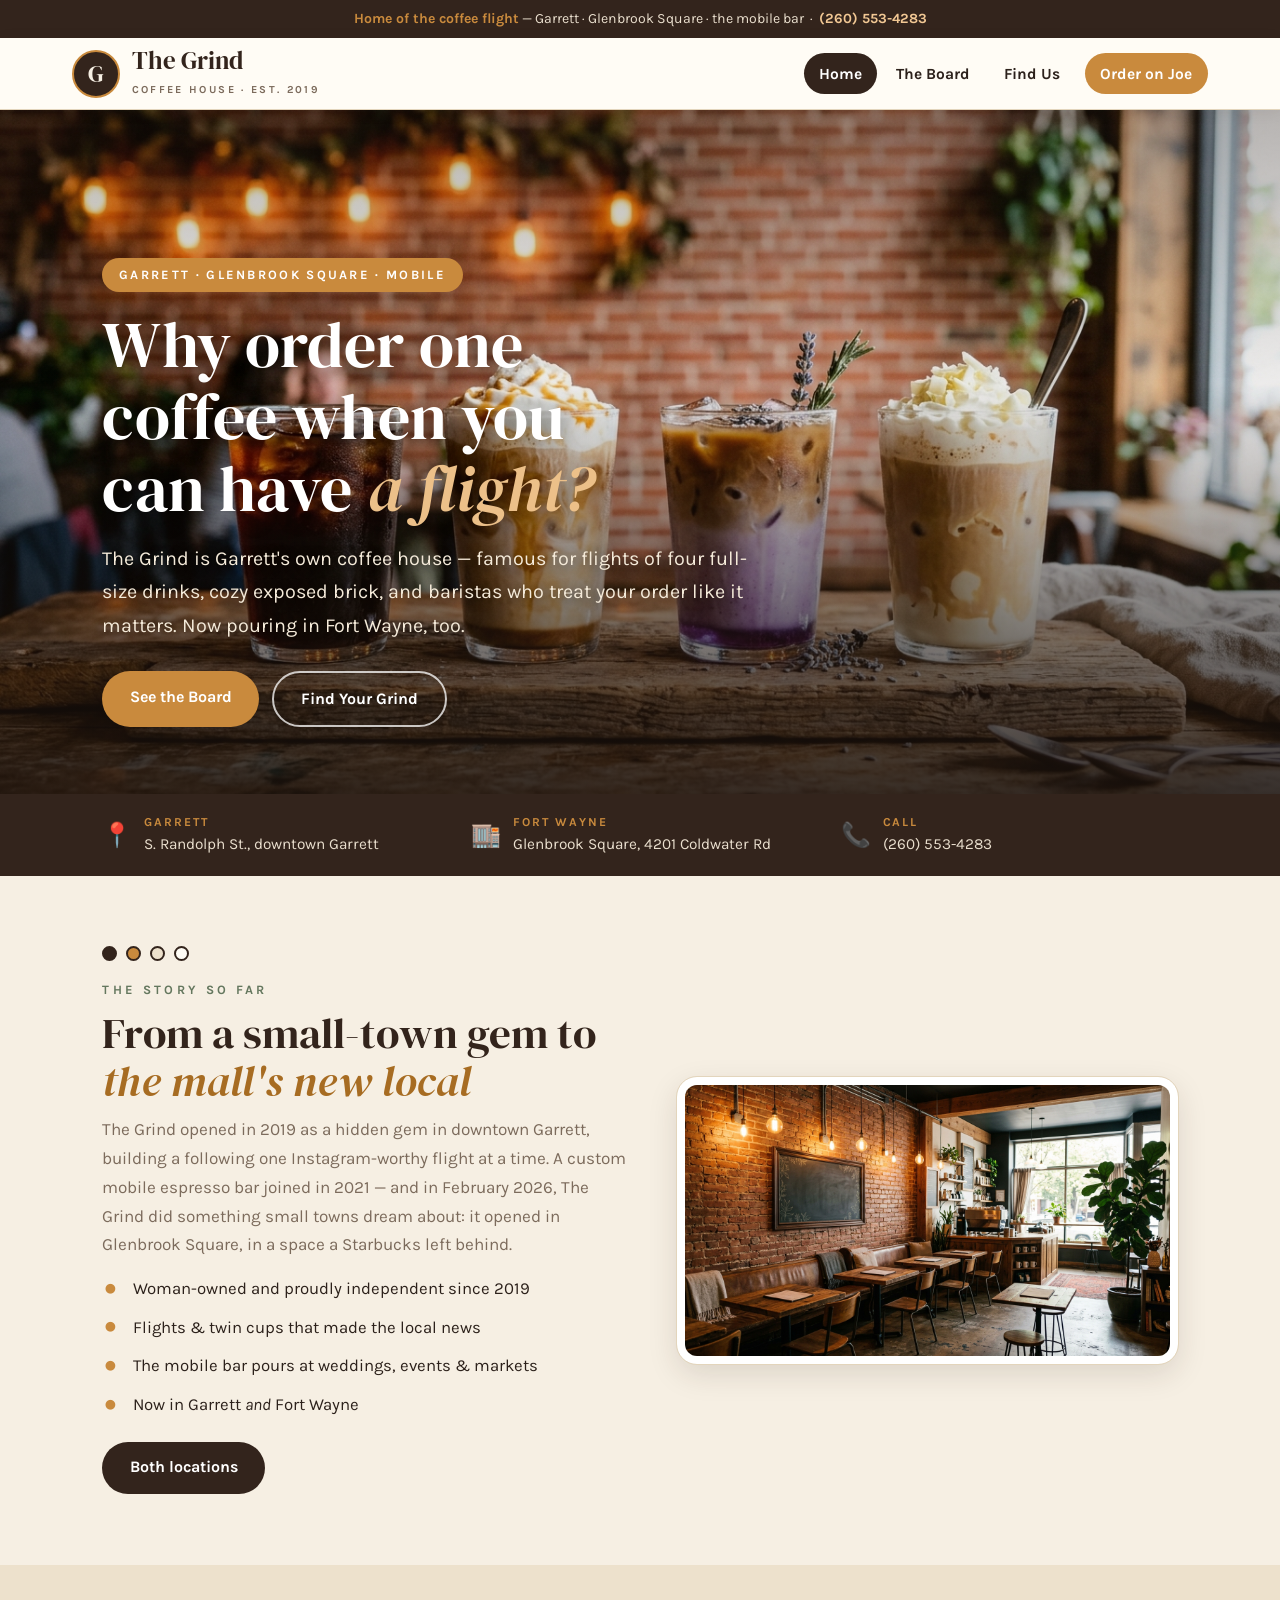
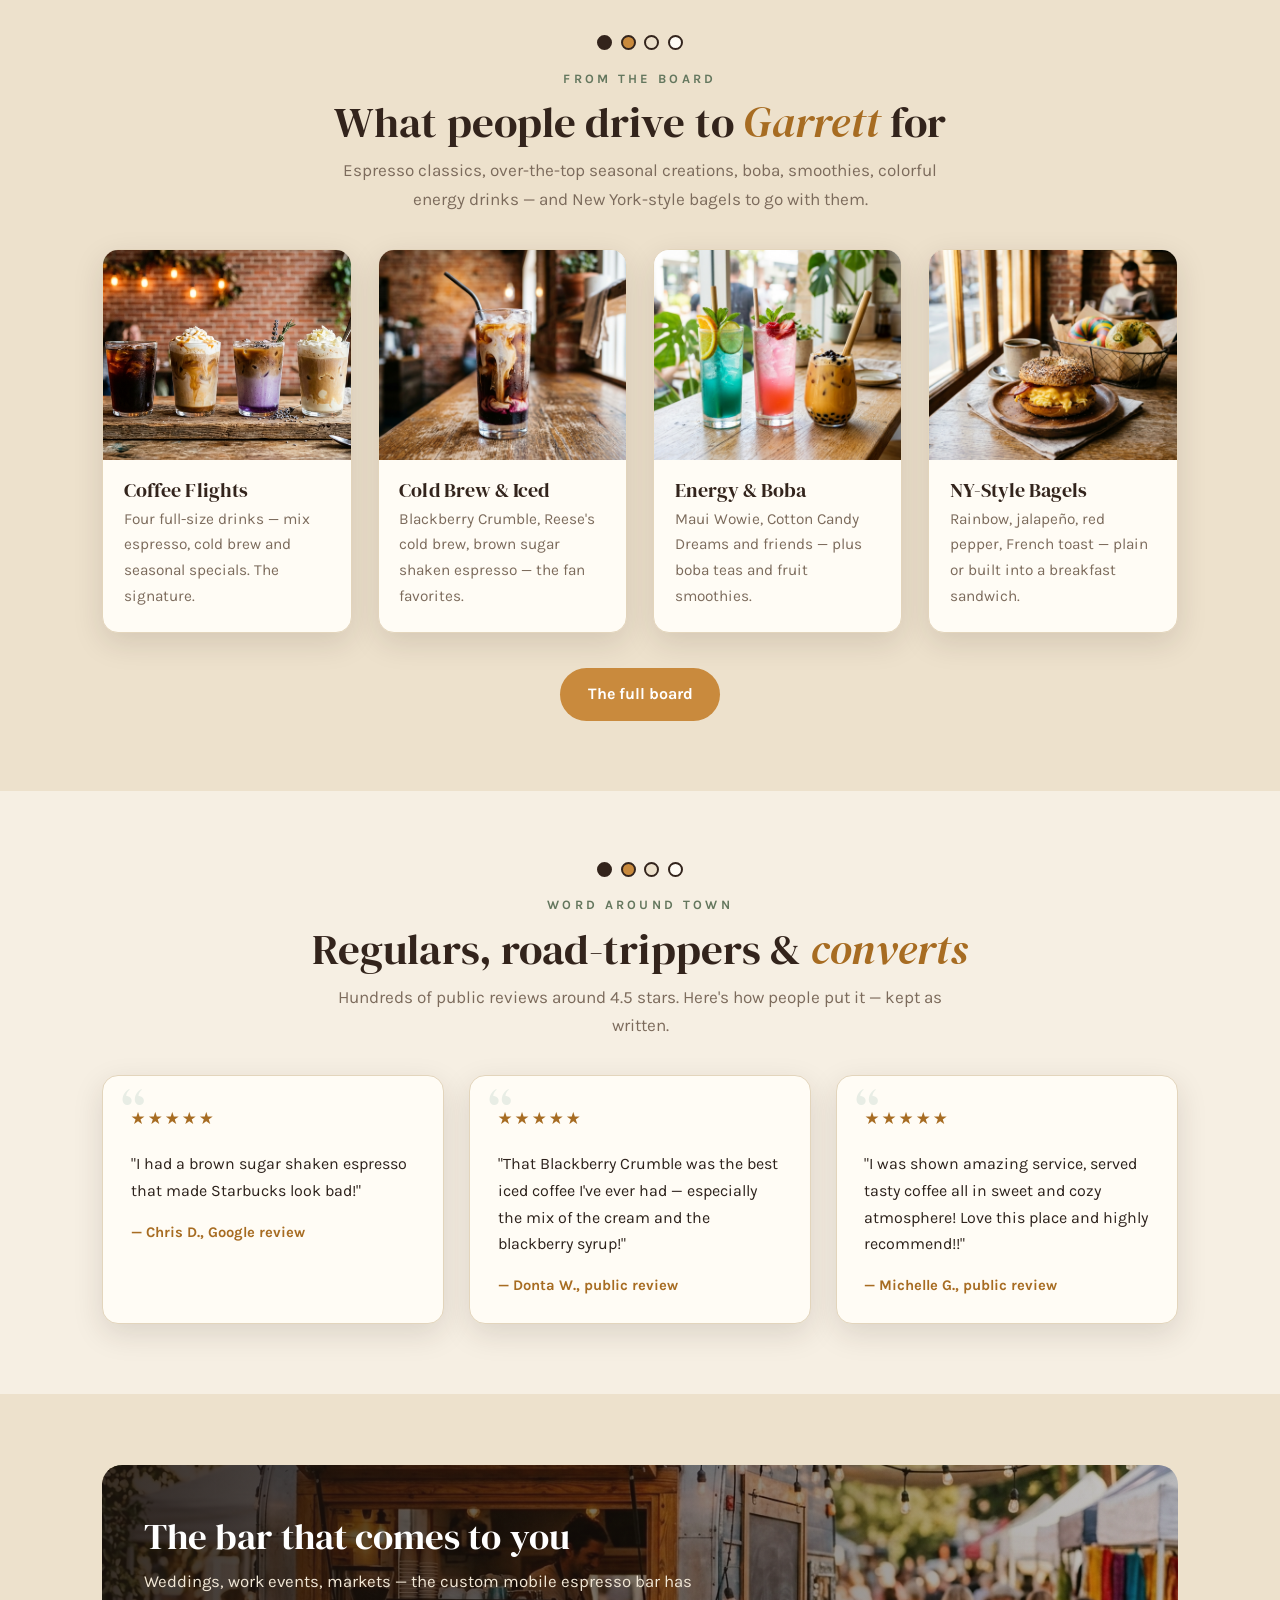
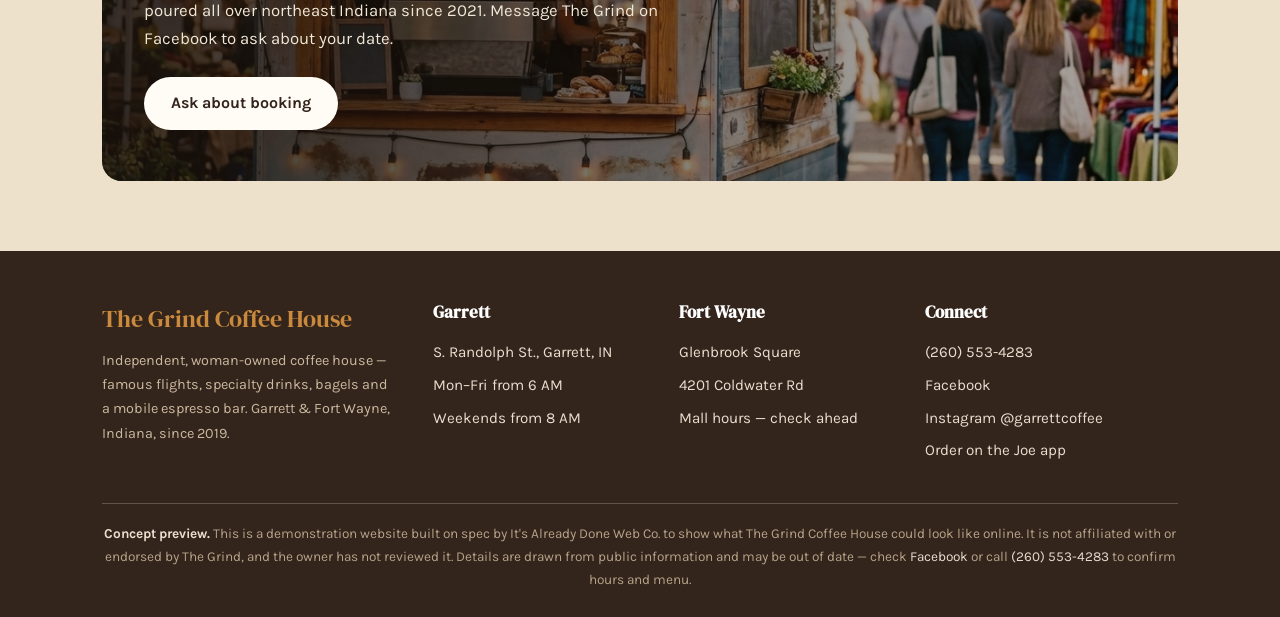
<file: index.html>
<!DOCTYPE html>
<html lang="en">
<head>
<meta charset="UTF-8">
<meta name="viewport" content="width=device-width, initial-scale=1.0">
<meta name="robots" content="noindex, nofollow">
<title>The Grind Coffee House · Garrett &amp; Fort Wayne, Indiana</title>
<meta name="description" content="The Grind Coffee House of Garrett — famous coffee flights, specialty lattes, bagels and boba. Now in two spots: downtown Garrett and Glenbrook Square in Fort Wayne, plus a mobile espresso bar.">
<link rel="stylesheet" href="css/style.css">
</head>
<body>

<div class="topbar">
  <strong>Home of the coffee flight</strong> — Garrett · Glenbrook Square · the mobile bar &nbsp;·&nbsp; <a href="tel:12605534283">(260) 553-4283</a>
</div>

<header class="site">
  <div class="nav-row">
    <a class="brand" href="index.html">
      <span class="brand-mark">G</span>
      <span>
        <span class="brand-name">The Grind</span>
        <span class="brand-tag">Coffee House · Est. 2019</span>
      </span>
    </a>
    <nav class="main">
      <a href="index.html" class="active">Home</a>
      <a href="menu.html">The Board</a>
      <a href="visit.html">Find Us</a>
      <a href="https://joe.coffee/locations/in/garrett/the-grind-coffee-house-of-garrett-garrett-23b8133d/" target="_blank" rel="noopener" class="cta">Order on Joe</a>
    </nav>
  </div>
</header>

<!-- HERO -->
<section class="hero">
  <img class="hero-bg" src="assets/hero-flight.png" alt="A coffee flight of four full-size drinks on a wooden board in front of an exposed brick wall">
  <div class="wrap hero-inner">
    <span class="kicker">Garrett · Glenbrook Square · Mobile</span>
    <h1>Why order one coffee when you can have <em>a flight?</em></h1>
    <p class="lede">The Grind is Garrett's own coffee house — famous for flights of four full-size drinks, cozy exposed brick, and baristas who treat your order like it matters. Now pouring in Fort Wayne, too.</p>
    <div class="btns">
      <a href="menu.html" class="btn btn-caramel">See the Board</a>
      <a href="visit.html" class="btn btn-outline">Find Your Grind</a>
    </div>
  </div>
</section>

<!-- INFO STRIP -->
<div class="info-strip">
  <div class="wrap">
    <div class="cell">
      <span class="info-ico">📍</span>
      <span><strong>Garrett</strong> S. Randolph St., downtown Garrett</span>
    </div>
    <div class="cell">
      <span class="info-ico">🏬</span>
      <span><strong>Fort Wayne</strong> Glenbrook Square, 4201 Coldwater Rd</span>
    </div>
    <div class="cell">
      <span class="info-ico">📞</span>
      <span><strong>Call</strong> <a href="tel:12605534283">(260) 553-4283</a></span>
    </div>
  </div>
</div>

<!-- STORY -->
<section class="block">
  <div class="wrap">
    <div class="split">
      <div>
        <div class="flight-dots"><span></span><span></span><span></span><span></span></div>
        <p class="eyebrow">The story so far</p>
        <h2>From a small-town gem to <em>the mall's new local</em></h2>
        <p class="sub" style="margin-bottom:1rem">The Grind opened in 2019 as a hidden gem in downtown Garrett, building a following one Instagram-worthy flight at a time. A custom mobile espresso bar joined in 2021 — and in February 2026, The Grind did something small towns dream about: it opened in Glenbrook Square, in a space a Starbucks left behind.</p>
        <ul class="checks">
          <li>Woman-owned and proudly independent since 2019</li>
          <li>Flights &amp; twin cups that made the local news</li>
          <li>The mobile bar pours at weddings, events &amp; markets</li>
          <li>Now in Garrett <em>and</em> Fort Wayne</li>
        </ul>
        <p style="margin-top:1.4rem"><a href="visit.html" class="btn btn-espresso">Both locations</a></p>
      </div>
      <div class="split-img">
        <img src="assets/interior.png" alt="The cozy interior of The Grind with exposed brick and warm pendant lights">
      </div>
    </div>
  </div>
</section>

<!-- FAVORITES -->
<section class="block block--deep">
  <div class="wrap center">
    <div class="flight-dots center"><span></span><span></span><span></span><span></span></div>
    <p class="eyebrow">From the board</p>
    <h2>What people drive to <em>Garrett</em> for</h2>
    <p class="sub">Espresso classics, over-the-top seasonal creations, boba, smoothies, colorful energy drinks — and New York-style bagels to go with them.</p>
  </div>
  <div class="wrap">
    <div class="grid grid-4">
      <div class="card">
        <img src="assets/hero-flight.png" alt="A flight of four coffee drinks on a board">
        <div class="pad">
          <h3>Coffee Flights</h3>
          <p>Four full-size drinks — mix espresso, cold brew and seasonal specials. The signature.</p>
        </div>
      </div>
      <div class="card">
        <img src="assets/coldbrew.png" alt="An iced coffee with cream and blackberry syrup swirling">
        <div class="pad">
          <h3>Cold Brew &amp; Iced</h3>
          <p>Blackberry Crumble, Reese's cold brew, brown sugar shaken espresso — the fan favorites.</p>
        </div>
      </div>
      <div class="card">
        <img src="assets/energy.png" alt="Two colorful energy drinks and a boba tea">
        <div class="pad">
          <h3>Energy &amp; Boba</h3>
          <p>Maui Wowie, Cotton Candy Dreams and friends — plus boba teas and fruit smoothies.</p>
        </div>
      </div>
      <div class="card">
        <img src="assets/bagels.png" alt="A bagel breakfast sandwich with a basket of colorful bagels">
        <div class="pad">
          <h3>NY-Style Bagels</h3>
          <p>Rainbow, jalapeño, red pepper, French toast — plain or built into a breakfast sandwich.</p>
        </div>
      </div>
    </div>
    <p class="center" style="margin-top:2.2rem"><a href="menu.html" class="btn btn-caramel">The full board</a></p>
  </div>
</section>

<!-- REVIEWS -->
<section class="block">
  <div class="wrap center">
    <div class="flight-dots center"><span></span><span></span><span></span><span></span></div>
    <p class="eyebrow">Word around town</p>
    <h2>Regulars, road-trippers &amp; <em>converts</em></h2>
    <p class="sub">Hundreds of public reviews around 4.5 stars. Here's how people put it — kept as written.</p>
  </div>
  <div class="wrap">
    <div class="grid grid-3">
      <div class="review">
        <div class="stars">★★★★★</div>
        <p>"I had a brown sugar shaken espresso that made Starbucks look bad!"</p>
        <div class="who">— Chris D., Google review</div>
      </div>
      <div class="review">
        <div class="stars">★★★★★</div>
        <p>"That Blackberry Crumble was the best iced coffee I've ever had — especially the mix of the cream and the blackberry syrup!"</p>
        <div class="who">— Donta W., public review</div>
      </div>
      <div class="review">
        <div class="stars">★★★★★</div>
        <p>"I was shown amazing service, served tasty coffee all in sweet and cozy atmosphere! Love this place and highly recommend!!"</p>
        <div class="who">— Michelle G., public review</div>
      </div>
    </div>
  </div>
</section>

<!-- MOBILE BAR BANNER -->
<section class="block block--deep">
  <div class="wrap">
    <div class="banner">
      <img class="bg" src="assets/mobile-v2.png" alt="The mobile espresso bar set up at an outdoor market">
      <div class="pad">
        <h2>The bar that comes to you</h2>
        <p>Weddings, work events, markets — the custom mobile espresso bar has poured all over northeast Indiana since 2021. Message The Grind on Facebook to ask about your date.</p>
        <a href="https://www.facebook.com/GarrettDrinksCoffee/" target="_blank" rel="noopener" class="btn btn-cream">Ask about booking</a>
      </div>
    </div>
  </div>
</section>

<!-- FOOTER -->
<footer class="site">
  <div class="wrap">
    <div class="cols">
      <div>
        <span class="brand-foot">The Grind Coffee House</span>
        <p class="small">Independent, woman-owned coffee house — famous flights, specialty drinks, bagels and a mobile espresso bar. Garrett &amp; Fort Wayne, Indiana, since 2019.</p>
      </div>
      <div>
        <h4>Garrett</h4>
        <ul>
          <li>S. Randolph St., Garrett, IN</li>
          <li>Mon–Fri from 6 AM</li>
          <li>Weekends from 8 AM</li>
        </ul>
      </div>
      <div>
        <h4>Fort Wayne</h4>
        <ul>
          <li>Glenbrook Square</li>
          <li>4201 Coldwater Rd</li>
          <li>Mall hours — check ahead</li>
        </ul>
      </div>
      <div>
        <h4>Connect</h4>
        <ul>
          <li><a href="tel:12605534283">(260) 553-4283</a></li>
          <li><a href="https://www.facebook.com/GarrettDrinksCoffee/" target="_blank" rel="noopener">Facebook</a></li>
          <li><a href="https://www.instagram.com/garrettcoffee/" target="_blank" rel="noopener">Instagram @garrettcoffee</a></li>
          <li><a href="https://joe.coffee/locations/in/garrett/the-grind-coffee-house-of-garrett-garrett-23b8133d/" target="_blank" rel="noopener">Order on the Joe app</a></li>
        </ul>
      </div>
    </div>
    <div class="footnote">
      <strong>Concept preview.</strong> This is a demonstration website built on spec by It's Already Done Web Co. to show what The Grind Coffee House could look like online. It is not affiliated with or endorsed by The Grind, and the owner has not reviewed it. Details are drawn from public information and may be out of date — check <a href="https://www.facebook.com/GarrettDrinksCoffee/" target="_blank" rel="noopener">Facebook</a> or call <a href="tel:12605534283">(260) 553-4283</a> to confirm hours and menu.
    </div>
  </div>
</footer>

<script>
  // Privacy-friendly analytics (GoatCounter) - no cookies, records host+path only
  window.goatcounter = { path: function(p) { return location.host + p; } };
</script>
<script data-goatcounter="https://flylow3d.goatcounter.com/count" async src="//gc.zgo.at/count.js"></script>
</body>
</html>
</file>
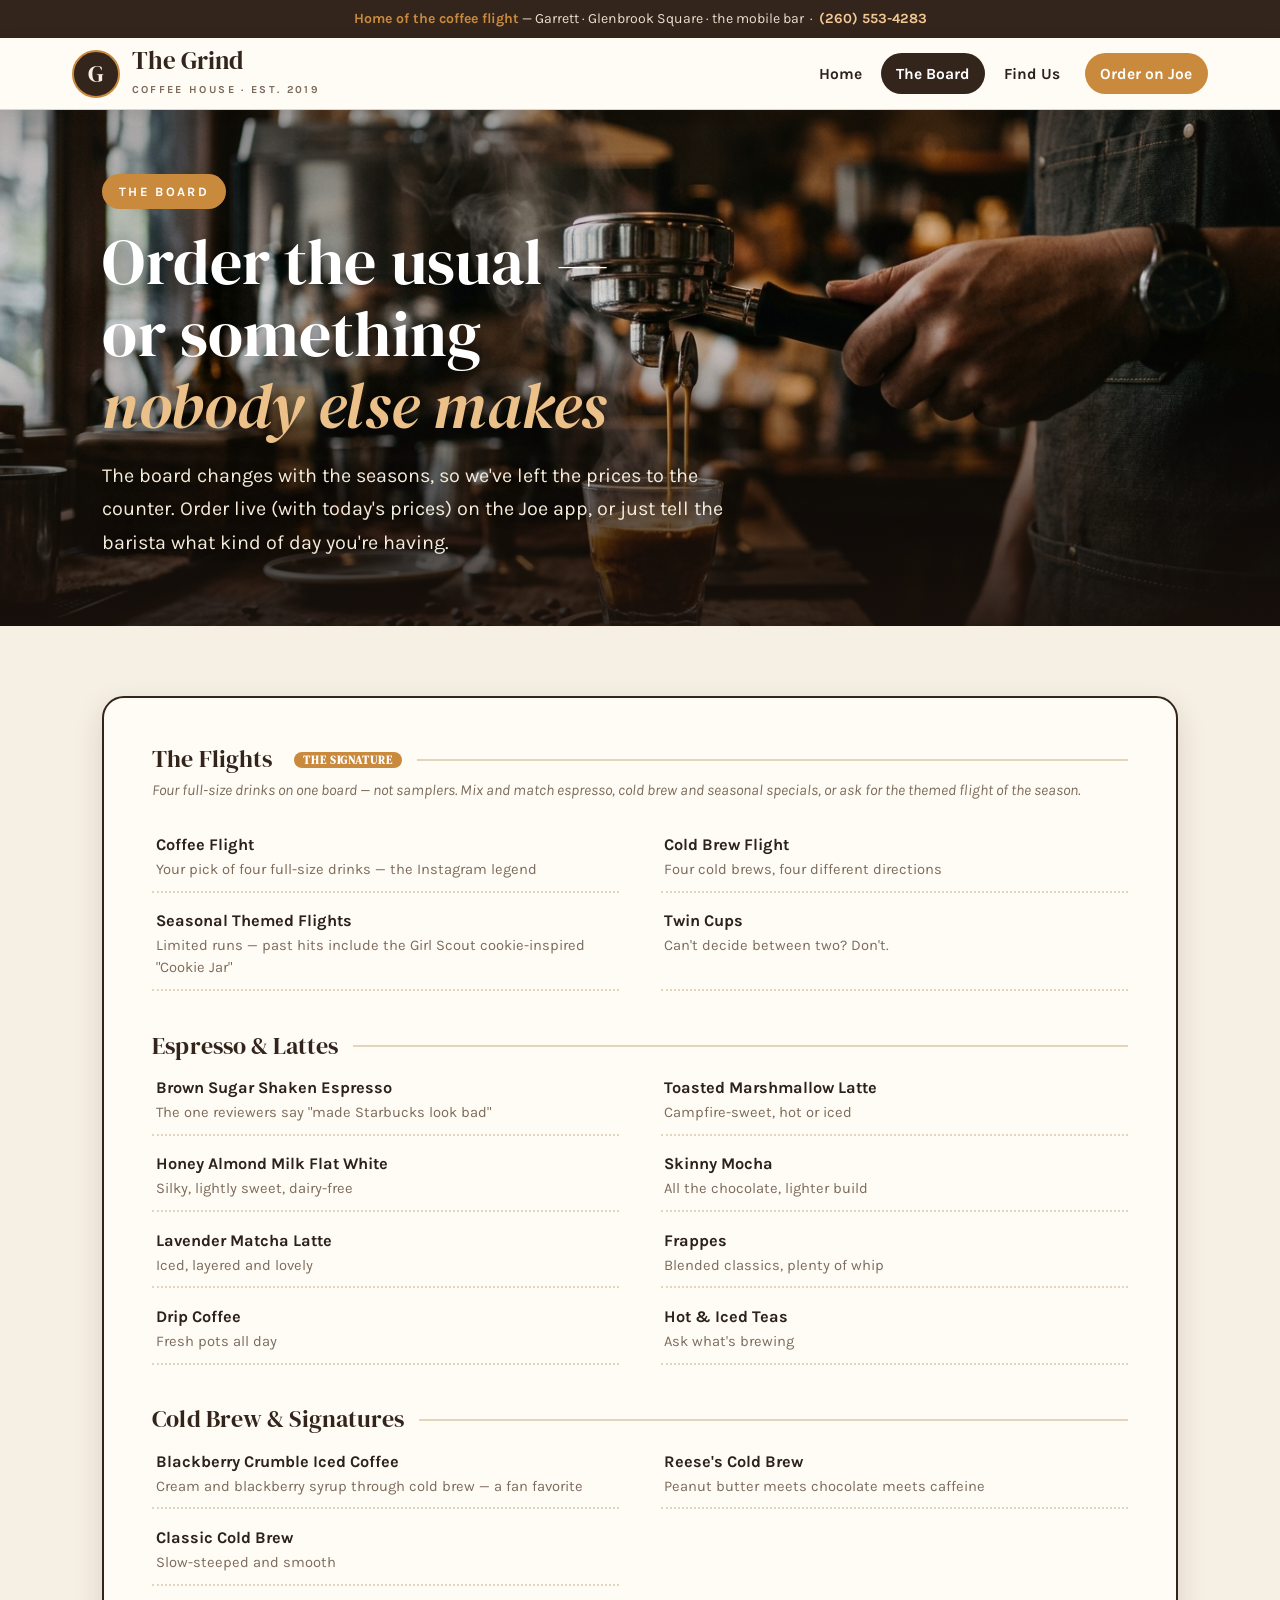
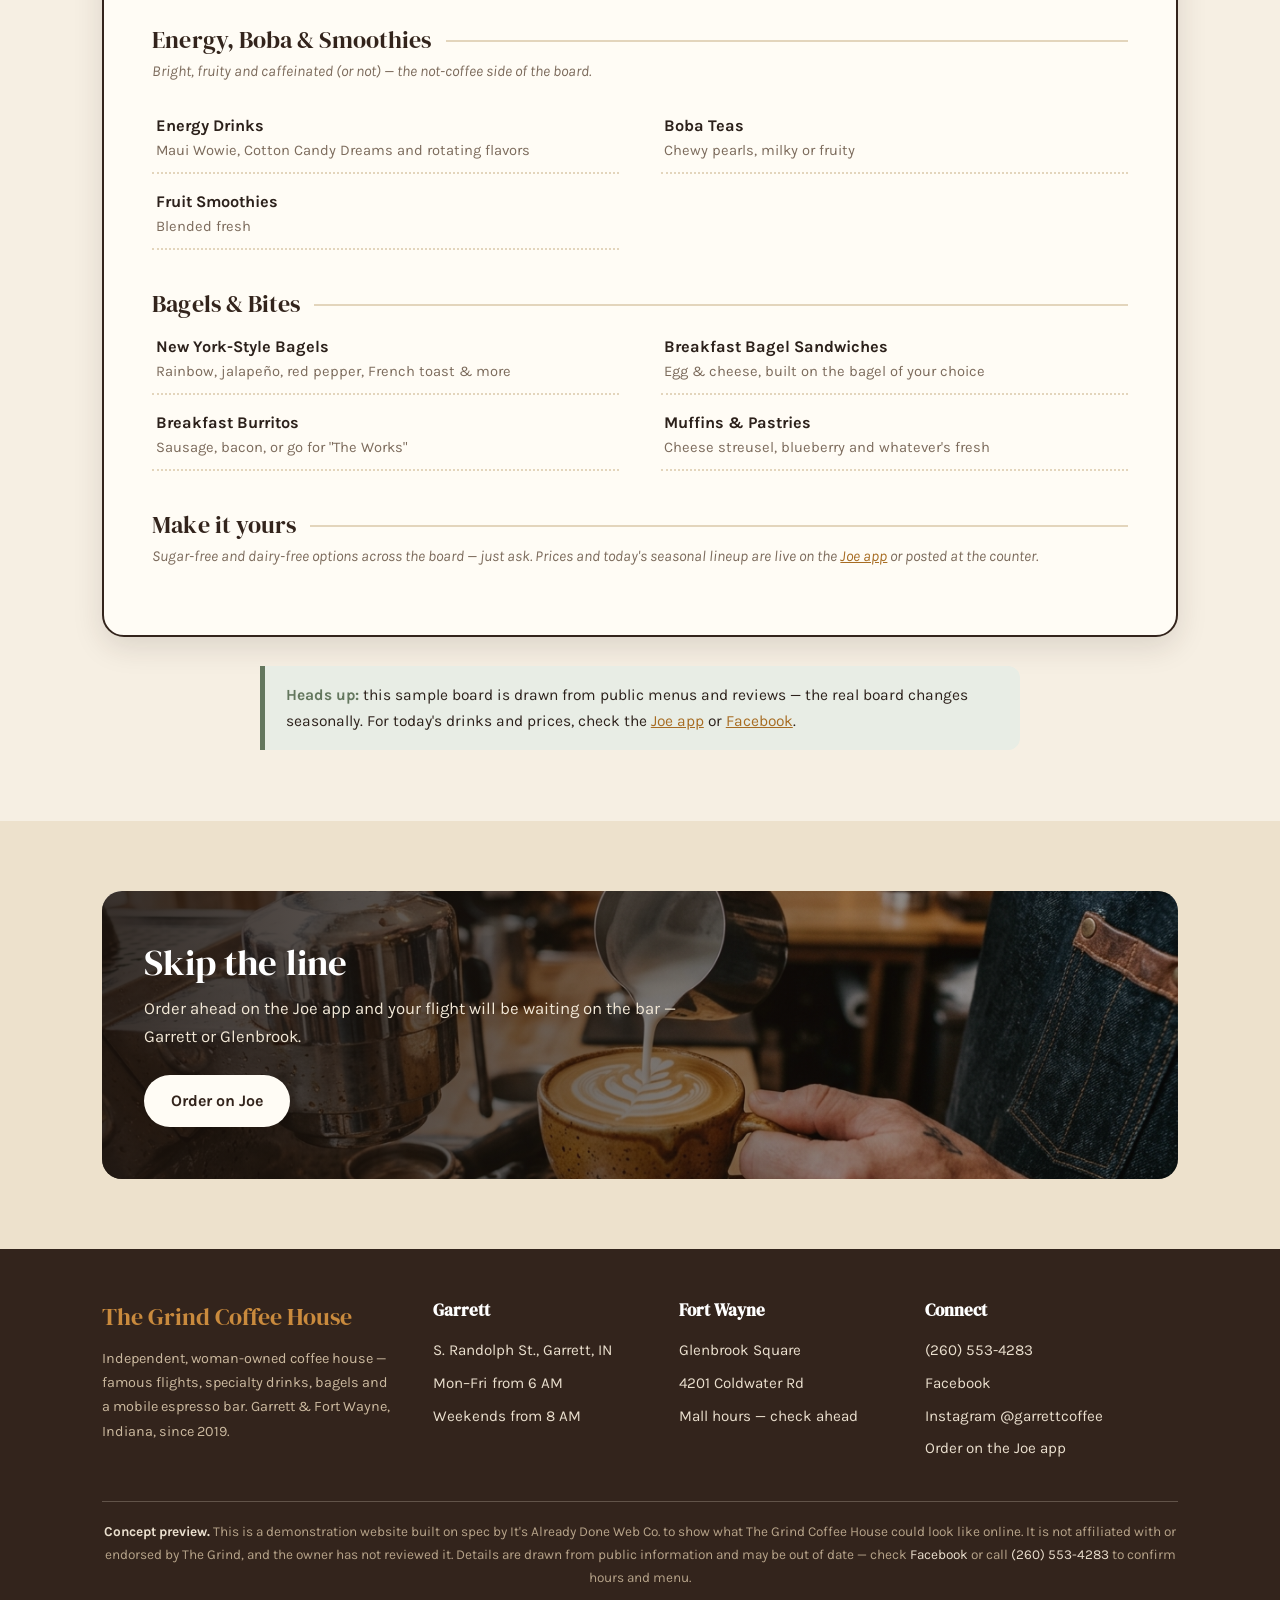
<file: menu.html>
<!DOCTYPE html>
<html lang="en">
<head>
<meta charset="UTF-8">
<meta name="viewport" content="width=device-width, initial-scale=1.0">
<meta name="robots" content="noindex, nofollow">
<title>The Board · The Grind Coffee House</title>
<meta name="description" content="The board at The Grind Coffee House — coffee flights, espresso drinks, cold brew, energy drinks, boba, smoothies and New York-style bagels. Order live on the Joe app.">
<link rel="stylesheet" href="css/style.css">
</head>
<body>

<div class="topbar">
  <strong>Home of the coffee flight</strong> — Garrett · Glenbrook Square · the mobile bar &nbsp;·&nbsp; <a href="tel:12605534283">(260) 553-4283</a>
</div>

<header class="site">
  <div class="nav-row">
    <a class="brand" href="index.html">
      <span class="brand-mark">G</span>
      <span>
        <span class="brand-name">The Grind</span>
        <span class="brand-tag">Coffee House · Est. 2019</span>
      </span>
    </a>
    <nav class="main">
      <a href="index.html">Home</a>
      <a href="menu.html" class="active">The Board</a>
      <a href="visit.html">Find Us</a>
      <a href="https://joe.coffee/locations/in/garrett/the-grind-coffee-house-of-garrett-garrett-23b8133d/" target="_blank" rel="noopener" class="cta">Order on Joe</a>
    </nav>
  </div>
</header>

<!-- PAGE HERO -->
<section class="hero hero--page">
  <img class="hero-bg" src="assets/espresso.png" alt="Espresso streaming from a portafilter into a glass">
  <div class="wrap hero-inner">
    <span class="kicker">The board</span>
    <h1>Order the usual — or something <em>nobody else makes</em></h1>
    <p class="lede">The board changes with the seasons, so we've left the prices to the counter. Order live (with today's prices) on the Joe app, or just tell the barista what kind of day you're having.</p>
  </div>
</section>

<!-- MENU BOARD -->
<section class="block">
  <div class="wrap">
    <div class="board">
      <div class="board-section">
        <h3>The Flights <span class="pill pill--caramel">The signature</span></h3>
        <p class="note">Four full-size drinks on one board — not samplers. Mix and match espresso, cold brew and seasonal specials, or ask for the themed flight of the season.</p>
        <div class="items">
          <div class="it"><span class="n">Coffee Flight</span><div class="d">Your pick of four full-size drinks — the Instagram legend</div></div>
          <div class="it"><span class="n">Cold Brew Flight</span><div class="d">Four cold brews, four different directions</div></div>
          <div class="it"><span class="n">Seasonal Themed Flights</span><div class="d">Limited runs — past hits include the Girl Scout cookie-inspired "Cookie Jar"</div></div>
          <div class="it"><span class="n">Twin Cups</span><div class="d">Can't decide between two? Don't.</div></div>
        </div>
      </div>

      <div class="board-section">
        <h3>Espresso &amp; Lattes</h3>
        <div class="items">
          <div class="it"><span class="n">Brown Sugar Shaken Espresso</span><div class="d">The one reviewers say "made Starbucks look bad"</div></div>
          <div class="it"><span class="n">Toasted Marshmallow Latte</span><div class="d">Campfire-sweet, hot or iced</div></div>
          <div class="it"><span class="n">Honey Almond Milk Flat White</span><div class="d">Silky, lightly sweet, dairy-free</div></div>
          <div class="it"><span class="n">Skinny Mocha</span><div class="d">All the chocolate, lighter build</div></div>
          <div class="it"><span class="n">Lavender Matcha Latte</span><div class="d">Iced, layered and lovely</div></div>
          <div class="it"><span class="n">Frappes</span><div class="d">Blended classics, plenty of whip</div></div>
          <div class="it"><span class="n">Drip Coffee</span><div class="d">Fresh pots all day</div></div>
          <div class="it"><span class="n">Hot &amp; Iced Teas</span><div class="d">Ask what's brewing</div></div>
        </div>
      </div>

      <div class="board-section">
        <h3>Cold Brew &amp; Signatures</h3>
        <div class="items">
          <div class="it"><span class="n">Blackberry Crumble Iced Coffee</span><div class="d">Cream and blackberry syrup through cold brew — a fan favorite</div></div>
          <div class="it"><span class="n">Reese's Cold Brew</span><div class="d">Peanut butter meets chocolate meets caffeine</div></div>
          <div class="it"><span class="n">Classic Cold Brew</span><div class="d">Slow-steeped and smooth</div></div>
        </div>
      </div>

      <div class="board-section">
        <h3>Energy, Boba &amp; Smoothies</h3>
        <p class="note">Bright, fruity and caffeinated (or not) — the not-coffee side of the board.</p>
        <div class="items">
          <div class="it"><span class="n">Energy Drinks</span><div class="d">Maui Wowie, Cotton Candy Dreams and rotating flavors</div></div>
          <div class="it"><span class="n">Boba Teas</span><div class="d">Chewy pearls, milky or fruity</div></div>
          <div class="it"><span class="n">Fruit Smoothies</span><div class="d">Blended fresh</div></div>
        </div>
      </div>

      <div class="board-section">
        <h3>Bagels &amp; Bites</h3>
        <div class="items">
          <div class="it"><span class="n">New York-Style Bagels</span><div class="d">Rainbow, jalapeño, red pepper, French toast &amp; more</div></div>
          <div class="it"><span class="n">Breakfast Bagel Sandwiches</span><div class="d">Egg &amp; cheese, built on the bagel of your choice</div></div>
          <div class="it"><span class="n">Breakfast Burritos</span><div class="d">Sausage, bacon, or go for "The Works"</div></div>
          <div class="it"><span class="n">Muffins &amp; Pastries</span><div class="d">Cheese streusel, blueberry and whatever's fresh</div></div>
        </div>
      </div>

      <div class="board-section">
        <h3>Make it yours</h3>
        <p class="note">Sugar-free and dairy-free options across the board — just ask. Prices and today's seasonal lineup are live on the <a href="https://joe.coffee/locations/in/garrett/the-grind-coffee-house-of-garrett-garrett-23b8133d/" target="_blank" rel="noopener">Joe app</a> or posted at the counter.</p>
      </div>
    </div>

    <div class="tip" style="max-width:760px;margin:1.8rem auto 0">
      <strong>Heads up:</strong> this sample board is drawn from public menus and reviews — the real board changes seasonally. For today's drinks and prices, check the <a href="https://joe.coffee/locations/in/garrett/the-grind-coffee-house-of-garrett-garrett-23b8133d/" target="_blank" rel="noopener">Joe app</a> or <a href="https://www.facebook.com/GarrettDrinksCoffee/" target="_blank" rel="noopener">Facebook</a>.
    </div>
  </div>
</section>

<!-- BANNER -->
<section class="block block--deep">
  <div class="wrap">
    <div class="banner">
      <img class="bg" src="assets/latte.png" alt="A barista pouring latte art into a ceramic cup">
      <div class="pad">
        <h2>Skip the line</h2>
        <p>Order ahead on the Joe app and your flight will be waiting on the bar — Garrett or Glenbrook.</p>
        <a href="https://joe.coffee/locations/in/garrett/the-grind-coffee-house-of-garrett-garrett-23b8133d/" target="_blank" rel="noopener" class="btn btn-cream">Order on Joe</a>
      </div>
    </div>
  </div>
</section>

<!-- FOOTER -->
<footer class="site">
  <div class="wrap">
    <div class="cols">
      <div>
        <span class="brand-foot">The Grind Coffee House</span>
        <p class="small">Independent, woman-owned coffee house — famous flights, specialty drinks, bagels and a mobile espresso bar. Garrett &amp; Fort Wayne, Indiana, since 2019.</p>
      </div>
      <div>
        <h4>Garrett</h4>
        <ul>
          <li>S. Randolph St., Garrett, IN</li>
          <li>Mon–Fri from 6 AM</li>
          <li>Weekends from 8 AM</li>
        </ul>
      </div>
      <div>
        <h4>Fort Wayne</h4>
        <ul>
          <li>Glenbrook Square</li>
          <li>4201 Coldwater Rd</li>
          <li>Mall hours — check ahead</li>
        </ul>
      </div>
      <div>
        <h4>Connect</h4>
        <ul>
          <li><a href="tel:12605534283">(260) 553-4283</a></li>
          <li><a href="https://www.facebook.com/GarrettDrinksCoffee/" target="_blank" rel="noopener">Facebook</a></li>
          <li><a href="https://www.instagram.com/garrettcoffee/" target="_blank" rel="noopener">Instagram @garrettcoffee</a></li>
          <li><a href="https://joe.coffee/locations/in/garrett/the-grind-coffee-house-of-garrett-garrett-23b8133d/" target="_blank" rel="noopener">Order on the Joe app</a></li>
        </ul>
      </div>
    </div>
    <div class="footnote">
      <strong>Concept preview.</strong> This is a demonstration website built on spec by It's Already Done Web Co. to show what The Grind Coffee House could look like online. It is not affiliated with or endorsed by The Grind, and the owner has not reviewed it. Details are drawn from public information and may be out of date — check <a href="https://www.facebook.com/GarrettDrinksCoffee/" target="_blank" rel="noopener">Facebook</a> or call <a href="tel:12605534283">(260) 553-4283</a> to confirm hours and menu.
    </div>
  </div>
</footer>

<script>
  // Privacy-friendly analytics (GoatCounter) - no cookies, records host+path only
  window.goatcounter = { path: function(p) { return location.host + p; } };
</script>
<script data-goatcounter="https://flylow3d.goatcounter.com/count" async src="//gc.zgo.at/count.js"></script>
</body>
</html>
</file>
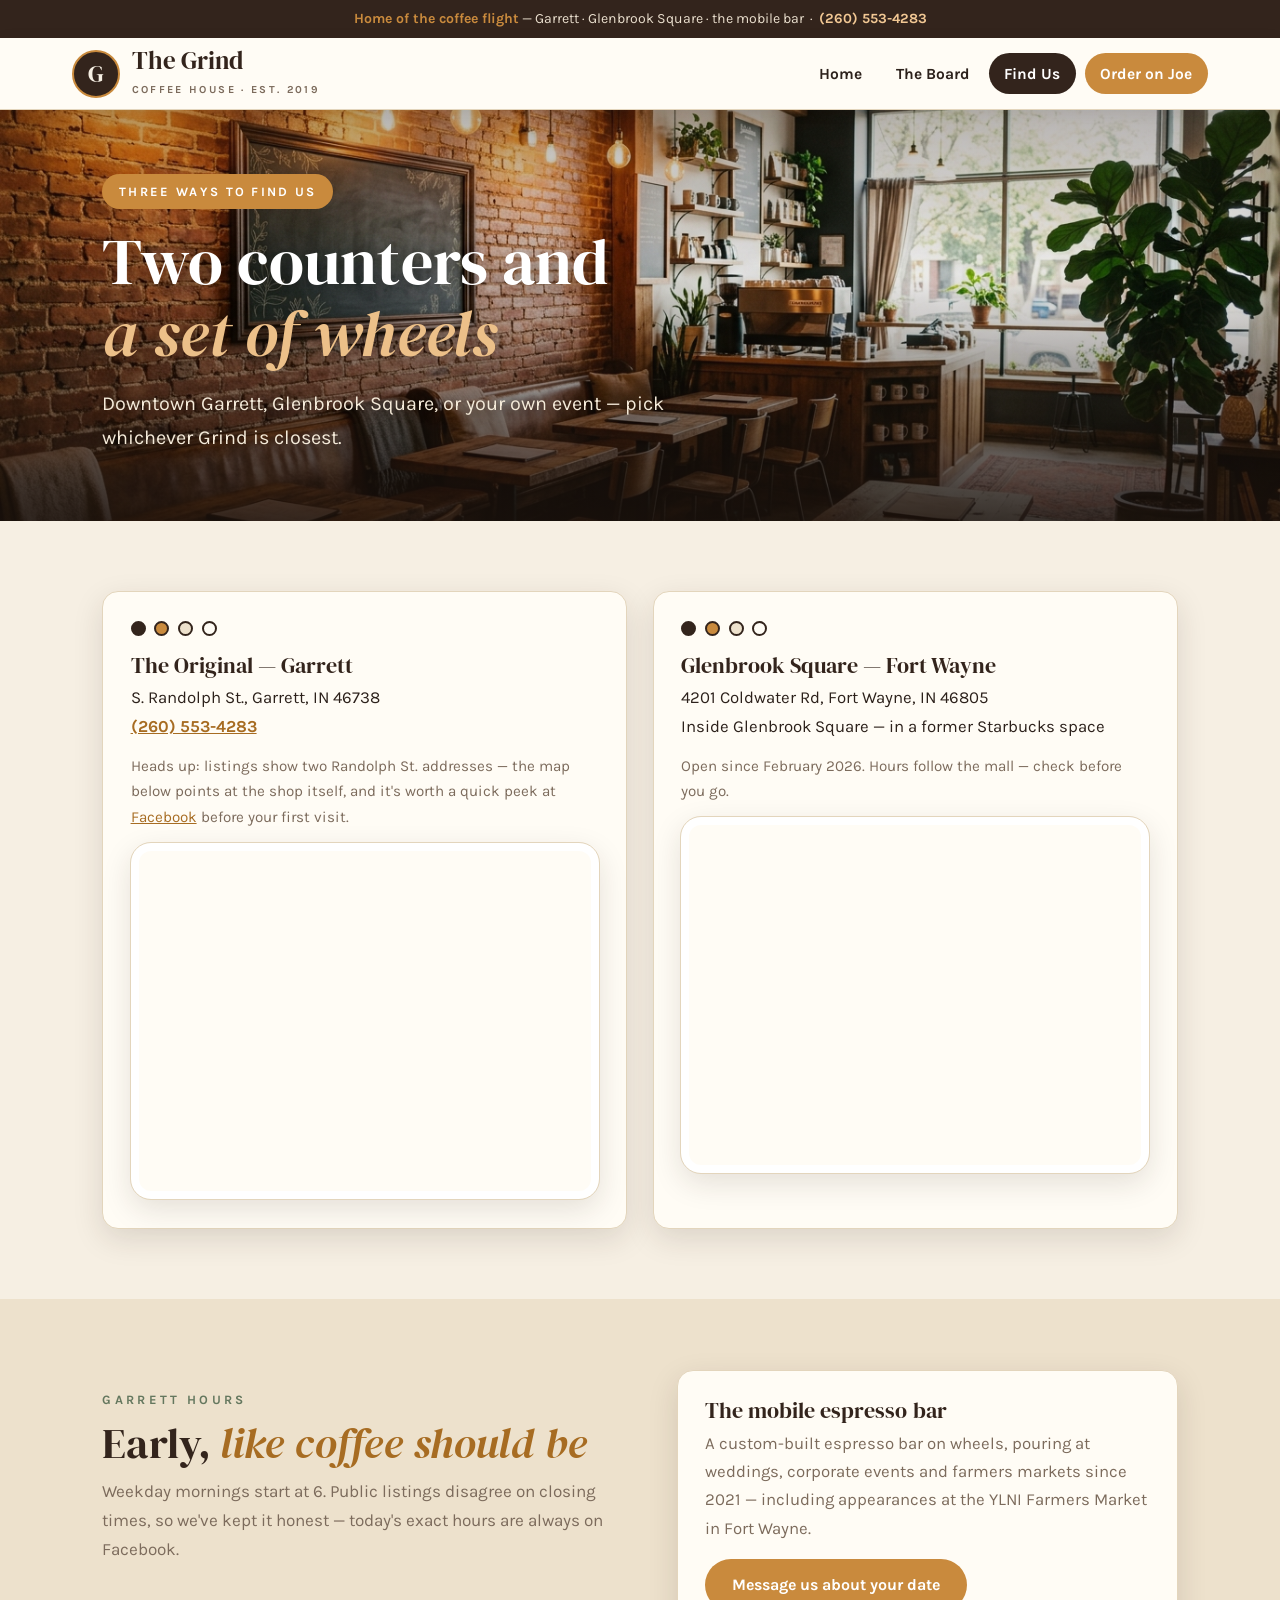
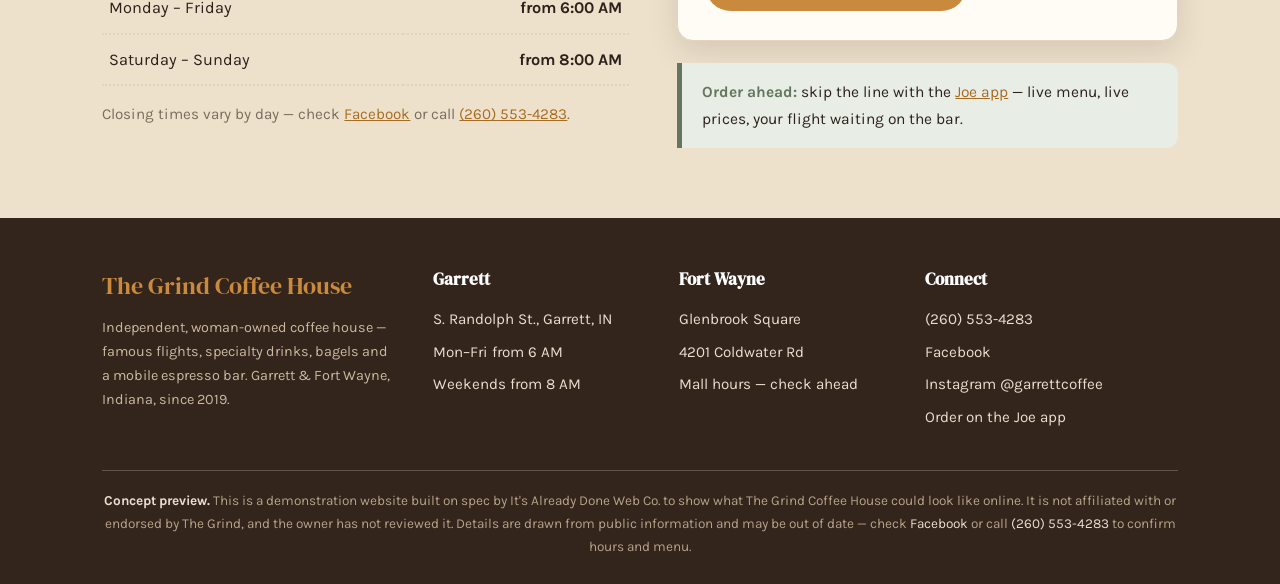
<file: visit.html>
<!DOCTYPE html>
<html lang="en">
<head>
<meta charset="UTF-8">
<meta name="viewport" content="width=device-width, initial-scale=1.0">
<meta name="robots" content="noindex, nofollow">
<title>Find Us · The Grind Coffee House — Garrett &amp; Glenbrook Square</title>
<meta name="description" content="Find The Grind Coffee House — downtown Garrett, Glenbrook Square in Fort Wayne, or book the mobile espresso bar for your event. Hours, maps and ordering links.">
<link rel="stylesheet" href="css/style.css">
</head>
<body>

<div class="topbar">
  <strong>Home of the coffee flight</strong> — Garrett · Glenbrook Square · the mobile bar &nbsp;·&nbsp; <a href="tel:12605534283">(260) 553-4283</a>
</div>

<header class="site">
  <div class="nav-row">
    <a class="brand" href="index.html">
      <span class="brand-mark">G</span>
      <span>
        <span class="brand-name">The Grind</span>
        <span class="brand-tag">Coffee House · Est. 2019</span>
      </span>
    </a>
    <nav class="main">
      <a href="index.html">Home</a>
      <a href="menu.html">The Board</a>
      <a href="visit.html" class="active">Find Us</a>
      <a href="https://joe.coffee/locations/in/garrett/the-grind-coffee-house-of-garrett-garrett-23b8133d/" target="_blank" rel="noopener" class="cta">Order on Joe</a>
    </nav>
  </div>
</header>

<!-- PAGE HERO -->
<section class="hero hero--page">
  <img class="hero-bg" src="assets/interior.png" alt="The cozy exposed-brick interior of The Grind Coffee House">
  <div class="wrap hero-inner">
    <span class="kicker">Three ways to find us</span>
    <h1>Two counters and <em>a set of wheels</em></h1>
    <p class="lede">Downtown Garrett, Glenbrook Square, or your own event — pick whichever Grind is closest.</p>
  </div>
</section>

<!-- LOCATIONS -->
<section class="block">
  <div class="wrap">
    <div class="grid grid-2">
      <div class="loc-card">
        <div class="flight-dots"><span></span><span></span><span></span><span></span></div>
        <h3>The Original — Garrett</h3>
        <p style="margin-bottom:0.8rem">S. Randolph St., Garrett, IN 46738<br><a href="tel:12605534283"><strong>(260) 553-4283</strong></a></p>
        <p style="color:var(--muted);font-size:0.95rem;margin-bottom:0.8rem">Heads up: listings show two Randolph St. addresses — the map below points at the shop itself, and it's worth a quick peek at <a href="https://www.facebook.com/GarrettDrinksCoffee/" target="_blank" rel="noopener">Facebook</a> before your first visit.</p>
        <div class="map-frame">
          <iframe title="Map to The Grind Coffee House of Garrett" src="https://www.google.com/maps?q=The%20Grind%20Coffee%20House%20of%20Garrett%2C%20Garrett%2C%20IN%2046738&output=embed" loading="lazy" referrerpolicy="no-referrer-when-downgrade"></iframe>
        </div>
      </div>
      <div class="loc-card">
        <div class="flight-dots"><span></span><span></span><span></span><span></span></div>
        <h3>Glenbrook Square — Fort Wayne</h3>
        <p style="margin-bottom:0.8rem">4201 Coldwater Rd, Fort Wayne, IN 46805<br>Inside Glenbrook Square — in a former Starbucks space</p>
        <p style="color:var(--muted);font-size:0.95rem;margin-bottom:0.8rem">Open since February 2026. Hours follow the mall — check before you go.</p>
        <div class="map-frame">
          <iframe title="Map to Glenbrook Square, Fort Wayne" src="https://www.google.com/maps?q=Glenbrook%20Square%2C%204201%20Coldwater%20Rd%2C%20Fort%20Wayne%2C%20IN&output=embed" loading="lazy" referrerpolicy="no-referrer-when-downgrade"></iframe>
        </div>
      </div>
    </div>
  </div>
</section>

<!-- HOURS -->
<section class="block block--deep">
  <div class="wrap">
    <div class="split">
      <div>
        <p class="eyebrow">Garrett hours</p>
        <h2>Early, <em>like coffee should be</em></h2>
        <p class="sub" style="margin-bottom:1.2rem">Weekday mornings start at 6. Public listings disagree on closing times, so we've kept it honest — today's exact hours are always on Facebook.</p>
        <table class="hours">
          <tr><td>Monday – Friday</td><td>from 6:00 AM</td></tr>
          <tr><td>Saturday – Sunday</td><td>from 8:00 AM</td></tr>
        </table>
        <p style="margin-top:1rem;color:var(--muted);font-size:0.95rem">Closing times vary by day — check <a href="https://www.facebook.com/GarrettDrinksCoffee/" target="_blank" rel="noopener">Facebook</a> or call <a href="tel:12605534283">(260) 553-4283</a>.</p>
      </div>
      <div>
        <div class="loc-card" style="margin-bottom:1.4rem">
          <h3>The mobile espresso bar</h3>
          <p style="color:var(--muted)">A custom-built espresso bar on wheels, pouring at weddings, corporate events and farmers markets since 2021 — including appearances at the YLNI Farmers Market in Fort Wayne.</p>
          <p style="margin-top:1rem"><a class="btn btn-caramel" href="https://www.facebook.com/GarrettDrinksCoffee/" target="_blank" rel="noopener">Message us about your date</a></p>
        </div>
        <div class="tip" style="margin:0">
          <strong>Order ahead:</strong> skip the line with the <a href="https://joe.coffee/locations/in/garrett/the-grind-coffee-house-of-garrett-garrett-23b8133d/" target="_blank" rel="noopener">Joe app</a> — live menu, live prices, your flight waiting on the bar.
        </div>
      </div>
    </div>
  </div>
</section>

<!-- FOOTER -->
<footer class="site">
  <div class="wrap">
    <div class="cols">
      <div>
        <span class="brand-foot">The Grind Coffee House</span>
        <p class="small">Independent, woman-owned coffee house — famous flights, specialty drinks, bagels and a mobile espresso bar. Garrett &amp; Fort Wayne, Indiana, since 2019.</p>
      </div>
      <div>
        <h4>Garrett</h4>
        <ul>
          <li>S. Randolph St., Garrett, IN</li>
          <li>Mon–Fri from 6 AM</li>
          <li>Weekends from 8 AM</li>
        </ul>
      </div>
      <div>
        <h4>Fort Wayne</h4>
        <ul>
          <li>Glenbrook Square</li>
          <li>4201 Coldwater Rd</li>
          <li>Mall hours — check ahead</li>
        </ul>
      </div>
      <div>
        <h4>Connect</h4>
        <ul>
          <li><a href="tel:12605534283">(260) 553-4283</a></li>
          <li><a href="https://www.facebook.com/GarrettDrinksCoffee/" target="_blank" rel="noopener">Facebook</a></li>
          <li><a href="https://www.instagram.com/garrettcoffee/" target="_blank" rel="noopener">Instagram @garrettcoffee</a></li>
          <li><a href="https://joe.coffee/locations/in/garrett/the-grind-coffee-house-of-garrett-garrett-23b8133d/" target="_blank" rel="noopener">Order on the Joe app</a></li>
        </ul>
      </div>
    </div>
    <div class="footnote">
      <strong>Concept preview.</strong> This is a demonstration website built on spec by It's Already Done Web Co. to show what The Grind Coffee House could look like online. It is not affiliated with or endorsed by The Grind, and the owner has not reviewed it. Details are drawn from public information and may be out of date — check <a href="https://www.facebook.com/GarrettDrinksCoffee/" target="_blank" rel="noopener">Facebook</a> or call <a href="tel:12605534283">(260) 553-4283</a> to confirm hours and menu.
    </div>
  </div>
</footer>

<script>
  // Privacy-friendly analytics (GoatCounter) - no cookies, records host+path only
  window.goatcounter = { path: function(p) { return location.host + p; } };
</script>
<script data-goatcounter="https://flylow3d.goatcounter.com/count" async src="//gc.zgo.at/count.js"></script>
</body>
</html>
</file>
<file: css/style.css>
/* ============================================================
   The Grind Coffee House — cozy modern coffeehouse
   Espresso brown · latte cream · caramel · steamed-milk white · dusty sage
   Fonts: DM Serif Display (display) + Karla (body)
   Signature motif: "the flight" — a row of four coffee-cup dots
   at different roast fills, used as divider/badge
   ============================================================ */

@import url('https://fonts.googleapis.com/css2?family=DM+Serif+Display:ital@0;1&family=Karla:ital,wght@0,400;0,500;0,600;0,700;1,400&display=swap');

:root {
  --cream: #f6efe3;
  --cream-deep: #ede1cc;
  --panel: #fffcf5;
  --line: #e3d5bc;
  --espresso: #33241c;
  --espresso-2: #46332a;
  --caramel: #c98a3d;
  --caramel-deep: #a76c22;
  --sage: #8a9b84;
  --sage-deep: #64775e;
  --sage-soft: #e8ede5;
  --ink: #2c211b;
  --muted: #7c6b5c;
  --radius: 16px;
  --shadow: 0 10px 30px rgba(44, 33, 27, 0.13);
}

* { margin: 0; padding: 0; box-sizing: border-box; }
html { scroll-behavior: smooth; }

body {
  overflow-x: hidden;
  background: var(--cream);
  color: var(--ink);
  font-family: 'Karla', system-ui, sans-serif;
  font-size: 1.05rem;
  line-height: 1.68;
}

img { max-width: 100%; display: block; }
::selection { background: var(--caramel); color: #fff; }

h1, h2, h3 { font-family: 'DM Serif Display', Georgia, serif; font-weight: 400; line-height: 1.12; letter-spacing: 0.002em; }

.wrap { max-width: 1120px; margin: 0 auto; padding: 0 1.4rem; }
a { color: var(--caramel-deep); }

/* ---------- the flight divider (four cups, roast fills) ---------- */
.flight-dots { display: flex; gap: 0.55rem; align-items: center; margin-bottom: 1.1rem; }
.flight-dots span {
  width: 15px; height: 15px; border-radius: 50%;
  border: 2.5px solid var(--espresso);
}
.flight-dots span:nth-child(1) { background: var(--espresso); }
.flight-dots span:nth-child(2) { background: var(--caramel); }
.flight-dots span:nth-child(3) { background: var(--cream-deep); }
.flight-dots span:nth-child(4) { background: #fffcf5; }
.flight-dots.center { justify-content: center; }
.flight-dots.light span { border-color: #fffcf5; }

/* ---------- topbar & header ---------- */
.topbar {
  background: var(--espresso);
  color: #eadfce;
  font-size: 0.88rem;
  text-align: center;
  padding: 0.45rem 1rem;
}
.topbar strong { color: var(--caramel); }
.topbar a { color: #f2c894; font-weight: 700; text-decoration: none; }

header.site {
  background: var(--panel);
  border-bottom: 1px solid var(--line);
  position: sticky; top: 0; z-index: 50;
  box-shadow: 0 2px 14px rgba(44,33,27,0.07);
}
.nav-row {
  display: flex; align-items: center; justify-content: space-between;
  gap: 1rem; padding: 0.65rem 1.4rem; max-width: 1180px; margin: 0 auto; flex-wrap: wrap;
}
.brand { text-decoration: none; display: flex; align-items: center; gap: 0.7rem; }
.brand-mark {
  width: 48px; height: 48px; border-radius: 50%; flex-shrink: 0;
  background: var(--espresso);
  display: grid; place-items: center;
  color: var(--cream); font-family: 'DM Serif Display', serif; font-size: 1.5rem;
  border: 2.5px solid var(--caramel);
}
.brand-name {
  font-family: 'DM Serif Display', serif;
  font-size: 1.55rem; color: var(--espresso); line-height: 1;
}
.brand-tag {
  display: block; font-family: 'Karla', sans-serif;
  font-size: 0.67rem; font-weight: 700; letter-spacing: 0.22em;
  text-transform: uppercase; color: var(--muted); margin-top: 0.15rem;
}
nav.main { display: flex; align-items: center; gap: 0.25rem; flex-wrap: wrap; }
nav.main a {
  text-decoration: none; color: var(--ink); font-weight: 700; font-size: 0.97rem;
  padding: 0.45rem 0.95rem; border-radius: 999px; transition: background 0.15s, color 0.15s;
}
nav.main a:hover { background: var(--sage-soft); color: var(--sage-deep); }
nav.main a.active { background: var(--espresso); color: #fff; }
nav.main a.cta { background: var(--caramel); color: #fff; margin-left: 0.35rem; }
nav.main a.cta:hover { background: var(--caramel-deep); color: #fff; }

/* ---------- hero ---------- */
.hero {
  position: relative; min-height: 76vh;
  display: flex; align-items: flex-end;
  color: #fff; isolation: isolate; overflow: hidden;
}
.hero-bg { position: absolute; inset: 0; width: 100%; height: 100%; object-fit: cover; z-index: -2; }
.hero::after {
  content: ""; position: absolute; inset: 0; z-index: -1;
  background: linear-gradient(180deg, rgba(31,21,15,0.32) 0%, rgba(31,21,15,0.08) 40%, rgba(26,17,12,0.86) 100%);
}
.hero-inner { padding-top: 5.5rem; padding-bottom: 3.2rem; width: 100%; }
.hero .kicker {
  display: inline-block; background: var(--caramel);
  color: #fff; font-weight: 700; font-size: 0.8rem;
  letter-spacing: 0.18em; text-transform: uppercase;
  padding: 0.4rem 1.05rem; border-radius: 999px; margin-bottom: 1.1rem;
}
.hero h1 {
  color: #fff; font-size: clamp(2.4rem, 5.4vw, 4rem);
  max-width: 16ch; text-shadow: 0 3px 22px rgba(0,0,0,0.5);
}
.hero h1 em { color: #ecc089; font-style: italic; }
.hero p.lede {
  max-width: 54ch; margin: 1.1rem 0 1.8rem;
  font-size: clamp(1.05rem, 1.7vw, 1.24rem);
  color: #f4ead9; text-shadow: 0 2px 12px rgba(0,0,0,0.5);
}
.hero .btns { display: flex; gap: 0.8rem; flex-wrap: wrap; margin-bottom: 1rem; }
.hero--page { min-height: 44vh; }
.hero--page .hero-inner { padding-top: 4rem; padding-bottom: 2.4rem; }

/* ---------- buttons ---------- */
.btn {
  display: inline-block; text-decoration: none; font-weight: 700;
  font-family: 'Karla', sans-serif; font-size: 1rem;
  padding: 0.8rem 1.7rem; border-radius: 999px;
  transition: transform 0.12s, box-shadow 0.12s, background 0.15s;
}
.btn:hover { transform: translateY(-2px); box-shadow: 0 10px 24px rgba(0,0,0,0.2); }
.btn-caramel { background: var(--caramel); color: #fff; }
.btn-caramel:hover { background: var(--caramel-deep); }
.btn-espresso { background: var(--espresso); color: #fff; }
.btn-espresso:hover { background: #241811; }
.btn-cream { background: #fffcf5; color: var(--espresso); }
.btn-outline { background: transparent; color: #fff; border: 2px solid rgba(255,255,255,0.75); }
.btn-outline:hover { background: rgba(255,255,255,0.15); }

/* ---------- info strip ---------- */
.info-strip { background: var(--espresso); color: #eadfce; }
.info-strip .wrap {
  display: grid; grid-template-columns: repeat(auto-fit, minmax(230px, 1fr));
  gap: 0.5rem 2rem; padding: 1.1rem 1.4rem;
}
.info-strip .cell { display: flex; align-items: center; gap: 0.75rem; font-size: 0.96rem; }
.info-strip .cell strong { display: block; font-size: 0.76rem; letter-spacing: 0.16em; text-transform: uppercase; color: var(--caramel); }
.info-strip a { color: #eadfce; text-decoration: none; }
.info-strip a:hover { color: #fff; text-decoration: underline; }
.info-ico { font-size: 1.5rem; line-height: 1; }

/* ---------- sections ---------- */
section.block { padding: 4.4rem 0; }
section.block--deep { background: var(--cream-deep); }
.eyebrow {
  font-family: 'Karla', sans-serif; font-weight: 700; font-size: 0.8rem;
  letter-spacing: 0.26em; text-transform: uppercase;
  color: var(--sage-deep); margin-bottom: 0.55rem;
}
.block h2 { font-size: clamp(1.9rem, 3.5vw, 2.7rem); margin-bottom: 0.6rem; color: var(--espresso); }
.block h2 em { color: var(--caramel-deep); font-style: italic; }
.block .sub { color: var(--muted); max-width: 62ch; margin-bottom: 2.2rem; font-size: 1.07rem; }
.center { text-align: center; }
.center .sub { margin-left: auto; margin-right: auto; }
.center .flight-dots { justify-content: center; }

/* ---------- cards ---------- */
.grid { display: grid; gap: 1.6rem; }
.grid-2 { grid-template-columns: repeat(auto-fit, minmax(300px, 1fr)); }
.grid-3 { grid-template-columns: repeat(auto-fit, minmax(260px, 1fr)); }
.grid-4 { grid-template-columns: repeat(auto-fit, minmax(230px, 1fr)); }
.card {
  background: var(--panel); border-radius: var(--radius); overflow: hidden;
  box-shadow: var(--shadow); display: flex; flex-direction: column;
  transition: transform 0.18s, box-shadow 0.18s;
  border: 1px solid var(--line);
}
.card:hover { transform: translateY(-5px); box-shadow: 0 16px 40px rgba(44,33,27,0.2); }
.card img { height: 210px; width: 100%; object-fit: cover; }
.card .pad { padding: 1.2rem 1.3rem 1.4rem; flex: 1; }
.card h3 { font-size: 1.25rem; margin-bottom: 0.35rem; color: var(--espresso); }
.card p { color: var(--muted); font-size: 0.96rem; }

/* ---------- split ---------- */
.split { display: grid; grid-template-columns: 1.05fr 1fr; gap: 3rem; align-items: center; }
.split.rev { grid-template-columns: 1fr 1.05fr; }
.split-img {
  border-radius: 20px; overflow: hidden; box-shadow: var(--shadow);
  border: 8px solid #fff; outline: 1px solid var(--line);
}
.split-img img { width: 100%; height: 100%; object-fit: cover; }
@media (max-width: 840px) { .split, .split.rev { grid-template-columns: 1fr; gap: 1.8rem; } }

ul.checks { list-style: none; margin-top: 1rem; }
ul.checks li { padding-left: 1.9rem; position: relative; margin-bottom: 0.65rem; }
ul.checks li::before { content: "●"; position: absolute; left: 0.15rem; top: 0.1rem; color: var(--caramel); font-size: 0.8rem; }

/* ---------- reviews ---------- */
.review {
  background: var(--panel); border-radius: var(--radius); box-shadow: var(--shadow);
  padding: 1.8rem 1.7rem 1.5rem; position: relative; border: 1px solid var(--line);
}
.review::before {
  content: "\201C"; font-family: 'DM Serif Display', serif; font-size: 3.6rem;
  color: var(--sage-soft); position: absolute; top: 0.4rem; left: 1.1rem; line-height: 1;
}
.review p { position: relative; font-size: 1rem; margin-bottom: 1rem; padding-top: 0.9rem; }
.review .who { font-weight: 700; color: var(--caramel-deep); font-size: 0.92rem; }
.review .stars { color: var(--caramel-deep); letter-spacing: 0.12em; margin-bottom: 0.2rem; }

/* ---------- menu board ---------- */
.board {
  background: var(--panel);
  border: 2px solid var(--espresso);
  border-radius: 22px;
  box-shadow: var(--shadow);
  padding: clamp(1.4rem, 4vw, 3rem);
}
.board-section { margin-bottom: 2.6rem; }
.board-section:last-child { margin-bottom: 0; }
.board-section > h3 {
  font-size: 1.5rem; color: var(--espresso);
  display: flex; align-items: center; gap: 0.9rem; margin-bottom: 0.3rem;
}
.board-section > h3::after {
  content: ""; flex: 1; height: 2px;
  background: var(--line);
}
.board-section .note { color: var(--muted); font-size: 0.95rem; font-style: italic; margin-bottom: 1.1rem; }
.items { display: grid; grid-template-columns: 1fr 1fr; gap: 0.3rem 2.6rem; }
@media (max-width: 760px) { .items { grid-template-columns: 1fr; } }
.it {
  padding: 0.6rem 0.2rem; border-bottom: 2px dotted var(--line);
}
.it .n { font-weight: 700; font-size: 1.02rem; }
.it .d { color: var(--muted); font-size: 0.92rem; line-height: 1.5; }
.pill {
  display: inline-block; background: var(--sage); color: #fff;
  font-size: 0.7rem; font-weight: 700; letter-spacing: 0.08em; text-transform: uppercase;
  border-radius: 999px; padding: 0.1rem 0.6rem; margin-left: 0.45rem; vertical-align: 2px;
}
.pill--caramel { background: var(--caramel); }

/* ---------- banner ---------- */
.banner {
  position: relative; color: #fff; isolation: isolate; overflow: hidden;
  border-radius: 20px;
}
.banner img.bg { position: absolute; inset: 0; width: 100%; height: 100%; object-fit: cover; z-index: -2; }
.banner::after {
  content: ""; position: absolute; inset: 0; z-index: -1;
  background: linear-gradient(90deg, rgba(26,17,12,0.87) 0%, rgba(26,17,12,0.5) 60%, rgba(26,17,12,0.22) 100%);
}
.banner .pad { padding: 3.2rem 2.6rem; max-width: 62%; }
.banner h2 { color: #fff; font-size: clamp(1.6rem, 3vw, 2.3rem); margin-bottom: 0.7rem; }
.banner p { color: #f1e7d6; margin-bottom: 1.5rem; }
@media (max-width: 720px) { .banner .pad { max-width: 100%; padding: 2.4rem 1.6rem; } }

/* ---------- hours & visit ---------- */
table.hours { width: 100%; border-collapse: collapse; }
table.hours td { padding: 0.7rem 0.4rem; border-bottom: 2px dotted var(--line); font-size: 1.02rem; }
table.hours td:last-child { text-align: right; font-weight: 700; }
table.hours tr.today td { color: var(--caramel-deep); font-weight: 700; }
table.hours tr.closed td { color: var(--muted); }

.map-frame {
  border-radius: 20px; overflow: hidden; box-shadow: var(--shadow);
  border: 8px solid #fff; outline: 1px solid var(--line);
}
.map-frame iframe { display: block; width: 100%; height: 340px; border: 0; }

.loc-card {
  background: var(--panel); border-radius: var(--radius); border: 1px solid var(--line);
  box-shadow: var(--shadow); padding: 1.8rem 1.7rem;
}
.loc-card h3 { color: var(--espresso); font-size: 1.35rem; margin-bottom: 0.4rem; }

.tip {
  background: var(--sage-soft); border-left: 5px solid var(--sage-deep);
  border-radius: 0 12px 12px 0; padding: 1rem 1.3rem;
  font-size: 0.97rem; margin: 1.6rem 0;
}
.tip strong { color: var(--sage-deep); }

/* ---------- footer ---------- */
footer.site { background: var(--espresso); color: #eadfce; }
footer.site .cols {
  display: grid; grid-template-columns: 1.4fr 1fr 1fr 1.2fr;
  gap: 2.2rem; padding: 3rem 0 2rem;
}
@media (max-width: 860px) { footer.site .cols { grid-template-columns: 1fr 1fr; } }
@media (max-width: 540px) { footer.site .cols { grid-template-columns: 1fr; } }
footer.site h4 { font-family: 'DM Serif Display', serif; color: #fff; font-size: 1.05rem; margin-bottom: 0.8rem; }
footer.site a { color: #eadfce; text-decoration: none; }
footer.site a:hover { color: #fff; text-decoration: underline; }
footer.site ul { list-style: none; }
footer.site li { margin-bottom: 0.45rem; font-size: 0.95rem; }
footer.site .brand-foot { font-family: 'DM Serif Display', serif; font-size: 1.5rem; color: var(--caramel); }
footer.site p.small { font-size: 0.9rem; color: #cbb99f; margin-top: 0.6rem; }
.footnote {
  border-top: 1px solid rgba(234,223,206,0.25);
  padding: 1.2rem 0 1.6rem; font-size: 0.85rem; color: #b6a389; text-align: center;
}
.footnote strong { color: #eadfce; }
.footnote a { color: #f2c894; }

@media (max-width: 640px) {
  .hero { min-height: 62vh; }
  nav.main { justify-content: center; width: 100%; }
  .nav-row { justify-content: center; }
}
</file>
